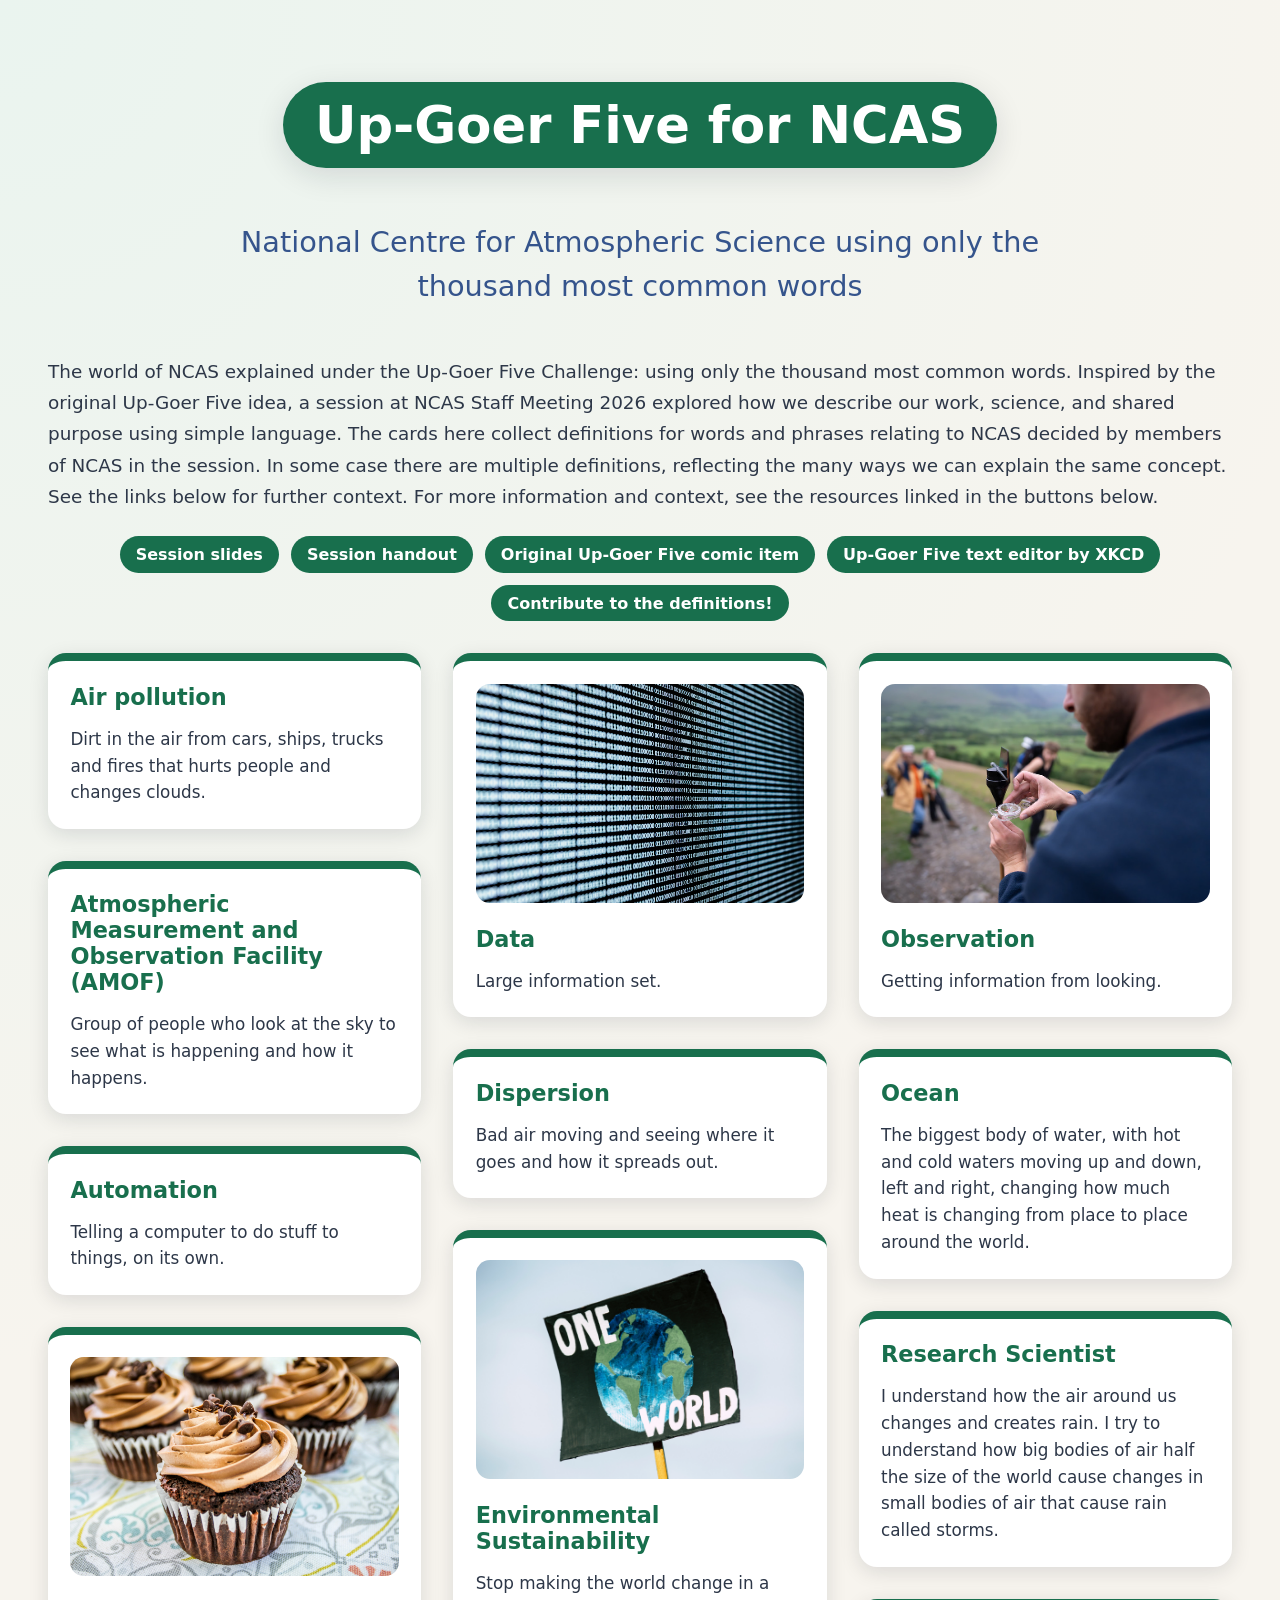
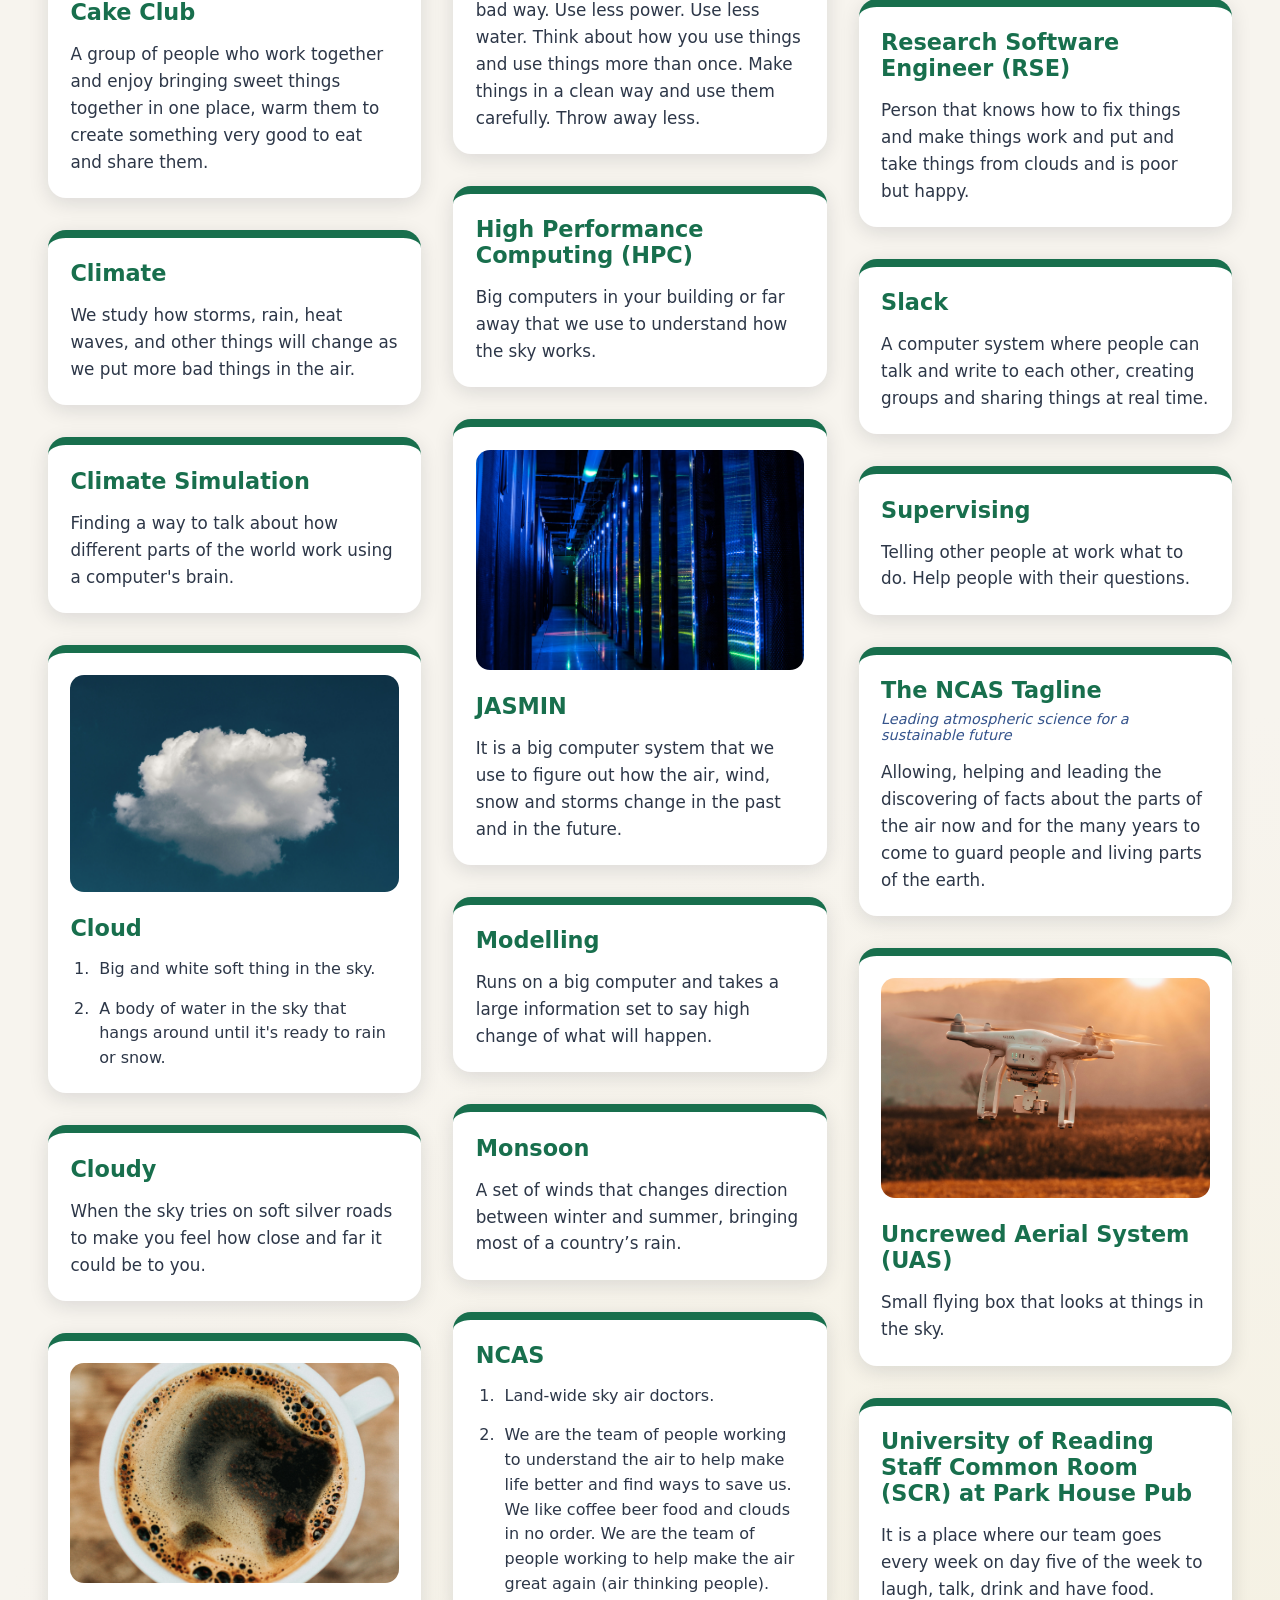
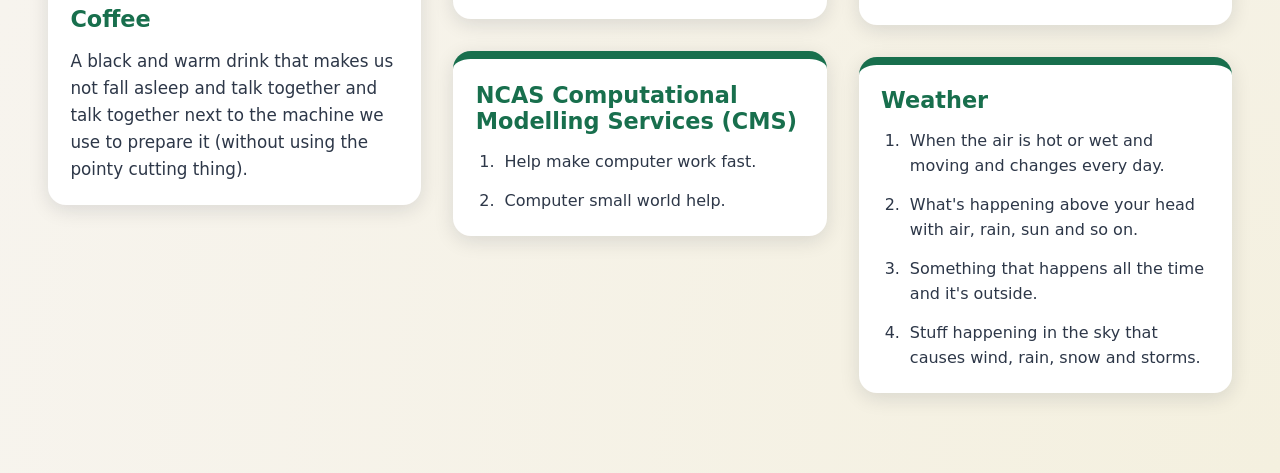
<file: index.html>
<!DOCTYPE html>
<html lang="en">
<head>
<meta charset="UTF-8">
<title>Up-Goer Five for NCAS</title>

<link rel="stylesheet" href="style.css">

</head>

<body>


<header class="page-header">

<h1>Up-Goer Five for NCAS</h1>

<div class="page-subtitle">
    National Centre for Atmospheric Science using
only the thousand most common words

</div>

</header>

<div class="page-summary">

    <div class="page-summary-text">
        <p>The world of NCAS explained under the Up-Goer Five Challenge:
using only the thousand most common words. Inspired by the original Up-Goer
Five idea, a session at NCAS Staff Meeting 2026 explored how we describe
our work, science, and shared purpose using simple language. The cards
here collect definitions for words and phrases relating to NCAS decided
by members of NCAS in the session. In some case there are multiple
definitions, reflecting the many ways we can explain the same concept.
See the links below for further context.

For more information and context, see the resources linked in the
buttons below.
</p>
    </div>
    
    <div class="page-links">

    
        <a href="https://github.com/sadielbartholomew/sadielbartholomew/blob/master/talks-and-workshops/up_goer_five_ncas_staff_meeting_26.pdf" target="_blank">
            Session slides
        </a>
    
        <a href="https://github.com/sadielbartholomew/sadielbartholomew/blob/master/talks-and-workshops/up_goer_five_ncas_staff_meeting_26_handout.pdf" target="_blank">
            Session handout
        </a>
    
        <a href="https://xkcd.com/1133/" target="_blank">
            Original Up-Goer Five comic item
        </a>
    
        <a href="https://www.xkcd.com/simplewriter/" target="_blank">
            Up-Goer Five text editor by XKCD
        </a>
    
        <a href="https://github.com/NCAS-CMS/ncas-up-goer-five-definitions/blob/main/.github/CONTRIBUTING.md" target="_blank">
            Contribute to the definitions!
        </a>
    

    </div>
</div>

<div id="definitions">



<div class="card">




<h2>Air pollution</h2>







<p>Dirt in the air from cars, ships, trucks and fires that hurts people and changes clouds.
</p>





</div>



<div class="card">




<h2>Atmospheric Measurement and Observation Facility (AMOF)</h2>







<p>Group of people who look at the sky to see what is happening and how it happens.
</p>





</div>



<div class="card">




<h2>Automation</h2>







<p>Telling a computer to do stuff to things, on its own.
</p>





</div>



<div class="card">


<img class="card-image" src="images/cake.jpg" alt="Cake Club">



<h2>Cake Club</h2>







<p>A group of people who work together and enjoy bringing sweet things together in one place, warm them to create something very good to eat and share them.
</p>





</div>



<div class="card">




<h2>Climate</h2>







<p>We study how storms, rain, heat waves, and other things will change as we put more bad things in the air.
</p>





</div>



<div class="card">




<h2>Climate Simulation</h2>







<p>Finding a way to talk about how different parts of the world work using a computer's brain.
</p>





</div>



<div class="card">


<img class="card-image" src="images/cloud.jpg" alt="Cloud">



<h2>Cloud</h2>







<ol>



<li>Big and white soft thing in the sky.
</li>



<li>A body of water in the sky that hangs around until it's ready to rain or snow.
</li>



</ol>




</div>



<div class="card">




<h2>Cloudy</h2>







<p>When the sky tries on soft silver roads to make you feel how close and far it could be to you.
</p>





</div>



<div class="card">


<img class="card-image" src="images/coffee.jpg" alt="Coffee">



<h2>Coffee</h2>







<p>A black and warm drink that makes us not fall asleep and talk together and talk together next to the machine we use to prepare it (without using the pointy cutting thing).
</p>





</div>



<div class="card">


<img class="card-image" src="images/data.jpg" alt="Data">



<h2>Data</h2>







<p>Large information set.
</p>





</div>



<div class="card">




<h2>Dispersion</h2>







<p>Bad air moving and seeing where it goes and how it spreads out.
</p>





</div>



<div class="card">


<img class="card-image" src="images/sustainability.jpg" alt="Environmental Sustainability">



<h2>Environmental Sustainability</h2>







<p>Stop making the world change in a bad way. Use less power. Use less water. Think about how you use things and use things more than once. Make things in a clean way and use them carefully. Throw away less.
</p>





</div>



<div class="card">




<h2>High Performance Computing (HPC)</h2>







<p>Big computers in your building or far away that we use to understand how the sky works.
</p>





</div>



<div class="card">


<img class="card-image" src="images/jasmin.jpg" alt="JASMIN">



<h2>JASMIN</h2>







<p>It is a big computer system that we use to figure out how the air, wind, snow and storms change in the past and in the future.
</p>





</div>



<div class="card">




<h2>Modelling</h2>







<p>Runs on a big computer and takes a large information set to say high change of what will happen.
</p>





</div>



<div class="card">




<h2>Monsoon</h2>







<p>A set of winds that changes direction between winter and summer, bringing most of a country’s rain.
</p>





</div>



<div class="card">




<h2>NCAS</h2>







<ol>



<li>Land-wide sky air doctors.
</li>



<li>We are the team of people working to understand the air to help make life better and find ways to save us. We like coffee beer food and clouds in no order. We are the team of people working to help make the air great again (air thinking people).
</li>



</ol>




</div>



<div class="card">




<h2>NCAS Computational Modelling Services (CMS)</h2>







<ol>



<li>Help make computer work fast.
</li>



<li>Computer small world help.
</li>



</ol>




</div>



<div class="card">


<img class="card-image" src="images/observation.jpg" alt="Observation">



<h2>Observation</h2>







<p>Getting information from looking.
</p>





</div>



<div class="card">




<h2>Ocean</h2>







<p>The biggest body of water, with hot and cold waters moving up and down, left and right, changing how much heat is changing from place to place around the world.
</p>





</div>



<div class="card">




<h2>Research Scientist</h2>







<p>I understand how the air around us changes and creates rain. I try to understand how big bodies of air half the size of the world cause changes in small bodies of air that cause rain called storms.
</p>





</div>



<div class="card">




<h2>Research Software Engineer (RSE)</h2>







<p>Person that knows how to fix things and make things work and put and take things from clouds and is poor but happy.
</p>





</div>



<div class="card">




<h2>Slack</h2>







<p>A computer system where people can talk and write to each other, creating groups and sharing things at real time.
</p>





</div>



<div class="card">




<h2>Supervising</h2>







<p>Telling other people at work what to do. Help people with their questions.
</p>





</div>



<div class="card">




<h2>The NCAS Tagline</h2>



<div class="subtitle">
    Leading atmospheric science for a sustainable future
</div>





<p>Allowing, helping and leading the discovering of facts about the parts of the air now and for the many years to come to guard people and living parts of the earth.
</p>





</div>



<div class="card">


<img class="card-image" src="images/drone.jpg" alt="Uncrewed Aerial System (UAS)">



<h2>Uncrewed Aerial System (UAS)</h2>







<p>Small flying box that looks at things in the sky.
</p>





</div>



<div class="card">




<h2>University of Reading Staff Common Room (SCR) at Park House Pub</h2>







<p>It is a place where our team goes every week on day five of the week to laugh, talk, drink and have food.
</p>





</div>



<div class="card">




<h2>Weather</h2>







<ol>



<li>When the air is hot or wet and moving and changes every day.
</li>



<li>What's happening above your head with air, rain, sun and so on.
</li>



<li>Something that happens all the time and it's outside.
</li>



<li>Stuff happening in the sky that causes wind, rain, snow and storms.
</li>



</ol>




</div>



</div>


</body>
</html>
</file>
<file: style.css>
:root {
    --page-bg: #f7f4ee;
    --card-bg: #ffffff;
    --text: #2d3748;
    --muted: #64748b;

    /* NCAS-inspired accents */
    --accent: #186f4d;
    --accent-light: #c1dbc9;
    --secondary: #35548c;

    --shadow: rgba(15, 23, 42, 0.12);
}

* {
    box-sizing: border-box;
}

body {
    font-family: system-ui, -apple-system, BlinkMacSystemFont, "Segoe UI", sans-serif;

    background:
        radial-gradient(circle at top left, #eaf4ef, transparent 35%),
        radial-gradient(circle at bottom right, #f4f0df, transparent 35%),
        var(--page-bg);

    color: var(--text);

    margin: 0;
    padding: 3rem;
}


/* Page heading */

.page-header {
    max-width: 900px;
    margin: 0 auto 3rem;
    text-align: center;
}

h1 {
    display: inline-block;

    background: var(--accent);
    color: white;

    padding: 0.8rem 2rem;

    border-radius: 999px;

    font-size: clamp(2rem, 5vw, 3.2rem);
    font-weight: 800;

    box-shadow:
        0 8px 30px var(--shadow);
}

.page-subtitle {
    margin-top: 1.2rem;

    font-size: 1.8rem;
    line-height: 1.5;

    color: var(--secondary);
}

.page-summary-text {
    max-width: 1400px;
    margin: 1.5rem auto 0;

    font-size: 1.15rem;
    line-height: 1.7;

    color: var(--text);
}


/* Masonry layout */

#definitions {
    columns: 340px;
    column-gap: 2rem;

    max-width: 1400px;
    margin: auto;
}


/* Cards */

.card {
    display: inline-block;

    width: 100%;
    margin: 0 0 2rem;

    background: var(--card-bg);

    border-radius: 18px;

    padding: 1.4rem;

    break-inside: avoid;

    box-shadow:
        0 5px 20px var(--shadow);

    border-top: 8px solid var(--accent);

    transition:
        transform .2s ease,
        box-shadow .2s ease;
}


.card:hover {
    transform: translateY(-5px);

    box-shadow:
        0 12px 30px rgba(15,23,42,.18);
}


/* Card title */

.card h2 {
    margin: 0 0 1rem;

    text-align: left;

    font-size: 1.4rem;
    font-weight: 750;

    color: var(--accent);
}


/* Links */

.page-links {
    display: flex;
    flex-wrap: wrap;
    justify-content: center;

    gap: 0.75rem;

    margin-top: 1.5rem;
    margin-bottom: 2rem;
}

.page-links a {
    display: inline-block;

    padding: 0.55rem 1rem;

    border-radius: 999px;

    background: var(--accent);

    color: white;

    text-decoration: none;

    font-size: 1rem;
    font-weight: 600;

    transition: background .2s ease;
}

.page-links a:hover {
    background: var(--secondary);
}

.page-links a:hover {
    background: #35548c;
}

/* Definition text */

.card p {
    margin: 0;

    line-height: 1.6;

    font-size: 1.05rem;
}


.card ol {
    margin: 0;
    padding-left: 1.5rem;
}


.card li {
    padding-left: .3rem;

    margin-bottom: .9rem;

    line-height: 1.55;
}


.card li:last-child {
    margin-bottom: 0;
}


/* Images */

.card-image {
    width: 100%;

    max-height: 220px;

    object-fit: cover;

    border-radius: 14px;

    margin-bottom: 1.2rem;
}


/* Small subtitle */

.subtitle {
    color: var(--secondary);

    font-size: .9rem;

    font-style: italic;

    margin-top: -.5rem;

    margin-bottom: 1rem;
}


/* Mobile */

@media (max-width: 600px) {

    body {
        padding: 1rem;
    }

    #definitions {
        columns: 1;
    }

}
</file>
